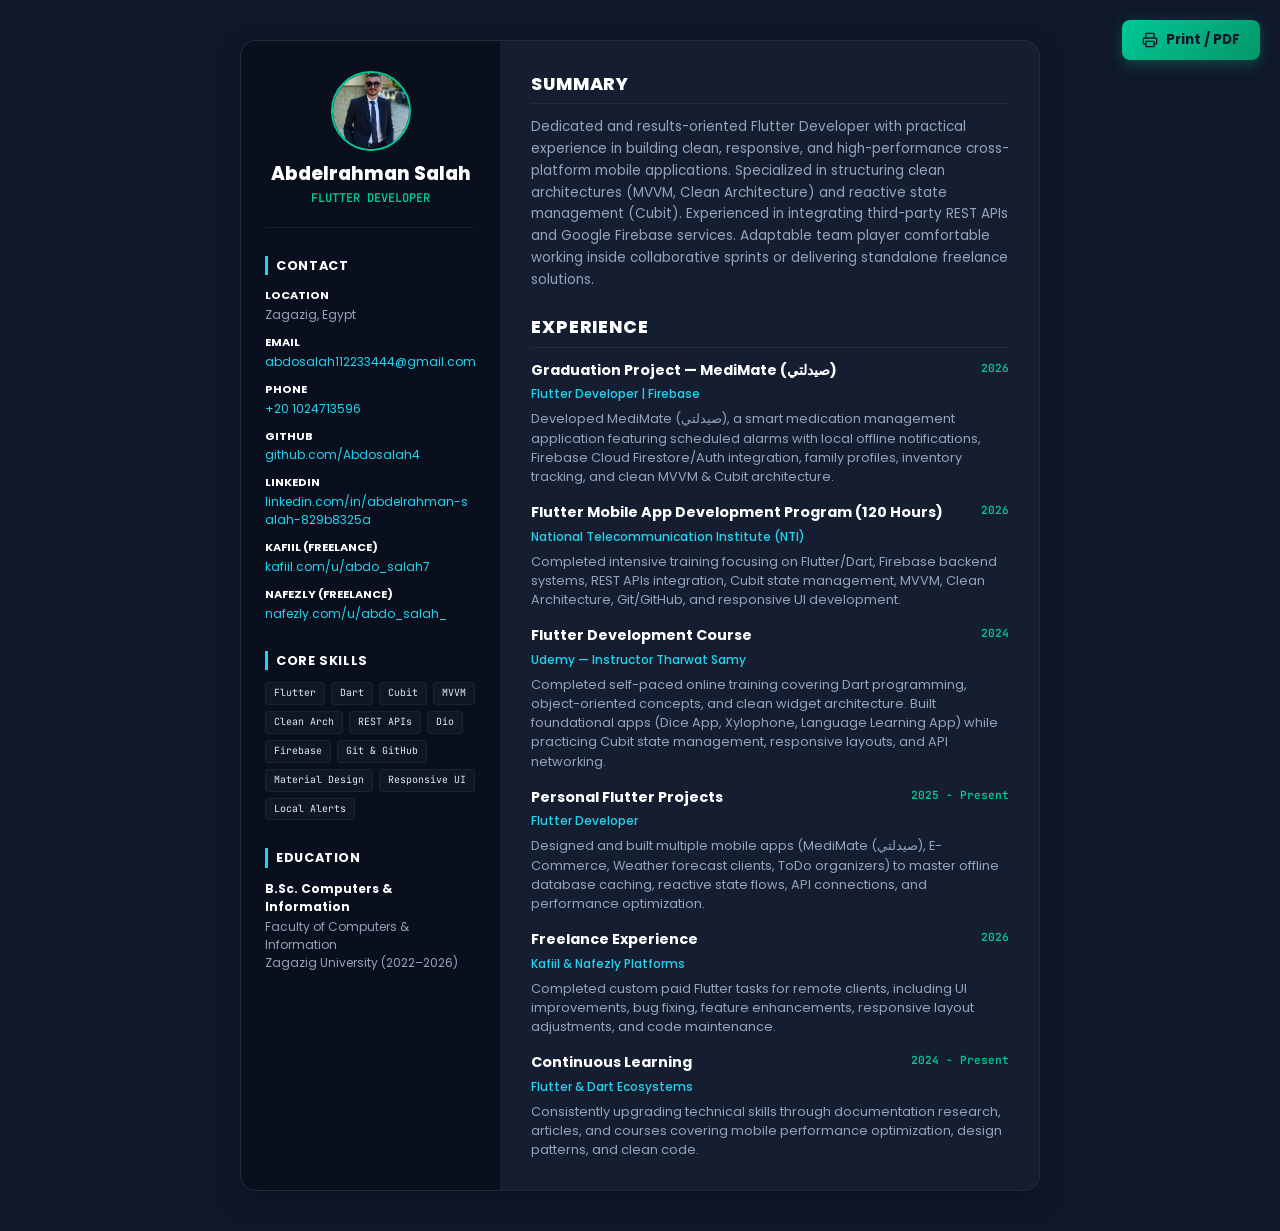
<file: resume.html>
<!DOCTYPE html>
<html lang="en">
<head>
  <meta charset="UTF-8">
  <meta name="viewport" content="width=device-width, initial-scale=1.0">
  <title>Abdelrahman Mohamed Salah | Resume</title>
  <link rel="preconnect" href="https://fonts.googleapis.com">
  <link rel="preconnect" href="https://fonts.gstatic.com" crossorigin>
  <link href="https://fonts.googleapis.com/css2?family=Poppins:wght@300;400;500;600;700;800&family=JetBrains+Mono:wght@400;500;700&display=swap" rel="stylesheet">
  <style>
    /* Reset & Page Setup */
    * {
      box-sizing: border-box;
      margin: 0;
      padding: 0;
    }
    
    body {
      font-family: 'Poppins', sans-serif;
      background-color: #0F172A;
      color: #F8FAFC;
      line-height: 1.5;
      padding: 40px;
      display: flex;
      justify-content: center;
      align-items: center;
      min-height: 100vh;
    }

    .resume-container {
      width: 100%;
      max-width: 800px;
      background: rgba(30, 41, 59, 0.45);
      border: 1px solid rgba(255, 255, 255, 0.05);
      border-radius: 16px;
      box-shadow: 0 10px 30px -10px rgba(0, 0, 0, 0.5);
      overflow: hidden;
      display: grid;
      grid-template-columns: 260px 1fr;
    }

    /* Print action floating button */
    .print-actions {
      position: fixed;
      top: 20px;
      right: 20px;
      z-index: 100;
    }

    .print-btn {
      background: linear-gradient(135deg, #00C896 0%, #059669 100%);
      color: #0F172A;
      font-weight: 700;
      border: none;
      padding: 10px 20px;
      border-radius: 8px;
      cursor: pointer;
      font-family: 'Poppins', sans-serif;
      box-shadow: 0 4px 15px rgba(0, 200, 150, 0.3);
      display: inline-flex;
      align-items: center;
      gap: 8px;
      font-size: 0.85rem;
      transition: all 0.2s ease;
    }

    .print-btn:hover {
      transform: translateY(-2px);
      box-shadow: 0 6px 20px rgba(0, 200, 150, 0.5);
    }

    /* Sidebar Column */
    .sidebar {
      background-color: #0A0F1D;
      border-right: 1px solid rgba(255, 255, 255, 0.05);
      padding: 30px 24px;
      display: flex;
      flex-direction: column;
      gap: 28px;
    }

    .profile-section {
      text-align: center;
      border-bottom: 1px solid rgba(255, 255, 255, 0.05);
      padding-bottom: 20px;
    }

    .avatar-img {
      width: 80px;
      height: 80px;
      border-radius: 50%;
      border: 2.5px solid #00C896;
      margin: 0 auto 12px auto;
      object-fit: cover;
      display: block;
    }

    .profile-name {
      font-size: 1.15rem;
      font-weight: 800;
      line-height: 1.2;
      color: #FFFFFF;
      margin-bottom: 4px;
    }

    .profile-title {
      font-size: 0.75rem;
      font-family: 'JetBrains Mono', monospace;
      color: #00C896;
      text-transform: uppercase;
      font-weight: 600;
    }

    .section-box-title {
      font-size: 0.8rem;
      font-weight: 700;
      color: #FFFFFF;
      text-transform: uppercase;
      letter-spacing: 0.05em;
      margin-bottom: 12px;
      border-left: 3px solid #22D3EE;
      padding-left: 8px;
    }

    .contact-list {
      display: flex;
      flex-direction: column;
      gap: 10px;
    }

    .contact-item {
      font-size: 0.75rem;
      color: #94A3B8;
      word-break: break-all;
    }

    .contact-item strong {
      color: #FFFFFF;
      display: block;
      margin-bottom: 2px;
      font-size: 0.7rem;
      text-transform: uppercase;
    }

    .contact-item a {
      color: #22D3EE;
      text-decoration: none;
    }

    .skills-list {
      display: flex;
      flex-wrap: wrap;
      gap: 6px;
    }

    .skill-tag {
      font-family: 'JetBrains Mono', monospace;
      font-size: 0.62rem;
      background: rgba(255, 255, 255, 0.03);
      border: 1px solid rgba(255, 255, 255, 0.05);
      color: #E2E8F0;
      padding: 3px 8px;
      border-radius: 4px;
    }

    .education-box {
      font-size: 0.75rem;
      color: #94A3B8;
    }

    .education-box strong {
      color: #FFFFFF;
      display: block;
      margin-bottom: 2px;
    }

    /* Main Area Column */
    .main-content {
      padding: 30px;
      display: flex;
      flex-direction: column;
      gap: 24px;
    }

    .main-section-title {
      font-size: 1.1rem;
      font-weight: 800;
      color: #FFFFFF;
      border-bottom: 1px solid rgba(255, 255, 255, 0.05);
      padding-bottom: 6px;
      margin-bottom: 12px;
      text-transform: uppercase;
      letter-spacing: 0.05em;
    }

    .summary-text {
      font-size: 0.85rem;
      color: #94A3B8;
      line-height: 1.6;
    }

    .experience-item, .project-item {
      margin-bottom: 16px;
    }

    .experience-item:last-child, .project-item:last-child {
      margin-bottom: 0;
    }

    .item-header {
      display: flex;
      justify-content: space-between;
      align-items: flex-start;
      margin-bottom: 4px;
    }

    .item-title {
      font-size: 0.9rem;
      font-weight: 700;
      color: #FFFFFF;
    }

    .item-date {
      font-family: 'JetBrains Mono', monospace;
      font-size: 0.7rem;
      color: #00C896;
      font-weight: 600;
    }

    .item-subtitle {
      font-size: 0.75rem;
      color: #22D3EE;
      margin-bottom: 6px;
      font-weight: 500;
    }

    .item-desc {
      font-size: 0.8rem;
      color: #94A3B8;
      line-height: 1.5;
    }

    .item-bullets {
      margin-top: 6px;
      padding-left: 14px;
    }

    .item-bullets li {
      font-size: 0.78rem;
      color: #94A3B8;
      list-style-type: circle;
      margin-bottom: 3px;
    }

    /* Mobile screen previews styling */
    @media screen and (max-width: 768px) {
      body {
        padding: 12px;
        min-height: auto;
      }

      .resume-container {
        grid-template-columns: 1fr;
        border-radius: 12px;
      }

      .sidebar {
        border-right: none;
        border-bottom: 1px solid rgba(255, 255, 255, 0.05);
        padding: 24px 20px;
      }

      .main-content {
        padding: 24px 20px;
      }

      .print-actions {
        position: fixed;
        bottom: 24px;
        right: 24px;
        top: auto;
        z-index: 1000;
      }
    }

    /* Print Specific Styles */
    @media print {
      body {
        background-color: #FFFFFF;
        color: #0F172A;
        padding: 0;
      }
      
      .print-actions {
        display: none;
      }

      .resume-container {
        border: none;
        box-shadow: none;
        border-radius: 0;
        background: #FFFFFF;
        width: 100%;
        max-width: 100%;
        grid-template-columns: 240px 1fr;
      }

      .sidebar {
        background-color: #F8FAFC;
        border-right: 1.5px solid #E2E8F0;
        padding: 20px 15px;
      }

      .avatar-img {
        border-color: #059669;
      }

      .profile-name {
        color: #0F172A;
      }

      .profile-title {
        color: #059669;
      }

      .section-box-title {
        color: #0F172A;
        border-left-color: #0284C7;
      }

      .contact-item {
        color: #475569;
      }

      .contact-item strong {
        color: #0F172A;
      }

      .contact-item a {
        color: #0284C7;
      }

      .skill-tag {
        background: #F1F5F9;
        border-color: #E2E8F0;
        color: #334155;
      }

      .education-box {
        color: #475569;
      }

      .education-box strong {
        color: #0F172A;
      }

      .main-content {
        padding: 20px 24px;
      }

      .main-section-title {
        color: #0F172A;
        border-bottom-color: #E2E8F0;
      }

      .summary-text {
        color: #475569;
      }

      .item-title {
        color: #0F172A;
      }

      .item-date {
        color: #059669;
      }

      .item-subtitle {
        color: #0284C7;
      }

      .item-desc {
        color: #475569;
      }

      .item-bullets li {
        color: #475569;
      }
    }
  </style>
</head>
<body>

  <!-- Floating Print Button -->
  <div class="print-actions">
    <button class="print-btn" onclick="window.print()">
      <svg xmlns="http://www.w3.org/2000/svg" width="16" height="16" viewBox="0 0 24 24" fill="none" stroke="currentColor" stroke-width="2" stroke-linecap="round" stroke-linejoin="round"><polyline points="6 9 6 2 18 2 18 9"/><path d="M6 18H4a2 2 0 0 1-2-2v-5a2 2 0 0 1 2-2h16a2 2 0 0 1 2 2v5a2 2 0 0 1-2 2h-2"/><rect x="6" y="14" width="12" height="8"/></svg>
      <span>Print / PDF</span>
    </button>
  </div>

  <div class="resume-container">
    <!-- Sidebar Column -->
    <aside class="sidebar">
      <div class="profile-section">
        <img src="assets/profile.jpg" alt="Abdelrahman Salah" class="avatar-img">
        <h1 class="profile-name">Abdelrahman Salah</h1>
        <div class="profile-title">Flutter Developer</div>
      </div>

      <!-- Contact Info -->
      <div class="contact-box">
        <h2 class="section-box-title">Contact</h2>
        <div class="contact-list">
          <div class="contact-item">
            <strong>Location</strong>
            Zagazig, Egypt
          </div>
          <div class="contact-item">
            <strong>Email</strong>
            <a href="mailto:abdosalah112233444@gmail.com">abdosalah112233444@gmail.com</a>
          </div>
          <div class="contact-item">
            <strong>Phone</strong>
            <a href="tel:+201024713596">+20 1024713596</a>
          </div>
          <div class="contact-item">
            <strong>GitHub</strong>
            <a href="https://github.com/Abdosalah4" target="_blank">github.com/Abdosalah4</a>
          </div>
          <div class="contact-item">
            <strong>LinkedIn</strong>
            <a href="https://www.linkedin.com/in/abdelrahman-salah-829b8325a" target="_blank">linkedin.com/in/abdelrahman-salah-829b8325a</a>
          </div>
          <div class="contact-item">
            <strong>Kafiil (Freelance)</strong>
            <a href="https://kafiil.com/u/abdo_salah7/services" target="_blank">kafiil.com/u/abdo_salah7</a>
          </div>
          <div class="contact-item">
            <strong>Nafezly (Freelance)</strong>
            <a href="https://nafezly.com/u/abdo_salah_" target="_blank">nafezly.com/u/abdo_salah_</a>
          </div>
        </div>
      </div>

      <!-- Core Skills -->
      <div class="skills-box">
        <h2 class="section-box-title">Core Skills</h2>
        <div class="skills-list">
          <span class="skill-tag">Flutter</span>
          <span class="skill-tag">Dart</span>
          <span class="skill-tag">Cubit</span>
          <span class="skill-tag">MVVM</span>
          <span class="skill-tag">Clean Arch</span>
          <span class="skill-tag">REST APIs</span>
          <span class="skill-tag">Dio</span>
          <span class="skill-tag">Firebase</span>
          <span class="skill-tag">Git &amp; GitHub</span>
          <span class="skill-tag">Material Design</span>
          <span class="skill-tag">Responsive UI</span>
          <span class="skill-tag">Local Alerts</span>
        </div>
      </div>

      <!-- Education Box -->
      <div class="education-box-container">
        <h2 class="section-box-title">Education</h2>
        <div class="education-box">
          <strong>B.Sc. Computers &amp; Information</strong>
          Faculty of Computers &amp; Information<br>
          Zagazig University (2022–2026)
        </div>
      </div>
    </aside>

    <!-- Main Content Column -->
    <main class="main-content">
      <!-- Profile Summary -->
      <section>
        <h2 class="main-section-title">Summary</h2>
        <p class="summary-text">
          Dedicated and results-oriented Flutter Developer with practical experience in building clean, responsive, and high-performance cross-platform mobile applications. Specialized in structuring clean architectures (MVVM, Clean Architecture) and reactive state management (Cubit). Experienced in integrating third-party REST APIs and Google Firebase services. Adaptable team player comfortable working inside collaborative sprints or delivering standalone freelance solutions.
        </p>
      </section>

      <!-- Development Experience -->
      <section>
        <h2 class="main-section-title">Experience</h2>

        <!-- Course -->
        <!-- Graduation Project - MediMate -->
        <div class="experience-item">
          <div class="item-header">
            <h3 class="item-title">Graduation Project — MediMate (صيدلتي)</h3>
            <span class="item-date">2026</span>
          </div>
          <div class="item-subtitle">Flutter Developer | Firebase</div>
          <p class="item-desc">Developed MediMate (صيدلتي), a smart medication management application featuring scheduled alarms with local offline notifications, Firebase Cloud Firestore/Auth integration, family profiles, inventory tracking, and clean MVVM &amp; Cubit architecture.</p>
        </div>

        <!-- NTI Program -->
        <div class="experience-item">
          <div class="item-header">
            <h3 class="item-title">Flutter Mobile App Development Program (120 Hours)</h3>
            <span class="item-date">2026</span>
          </div>
          <div class="item-subtitle">National Telecommunication Institute (NTI)</div>
          <p class="item-desc">Completed intensive training focusing on Flutter/Dart, Firebase backend systems, REST APIs integration, Cubit state management, MVVM, Clean Architecture, Git/GitHub, and responsive UI development.</p>
        </div>

        <!-- Udemy Course -->
        <div class="experience-item">
          <div class="item-header">
            <h3 class="item-title">Flutter Development Course</h3>
            <span class="item-date">2024</span>
          </div>
          <div class="item-subtitle">Udemy — Instructor Tharwat Samy</div>
          <p class="item-desc">Completed self-paced online training covering Dart programming, object-oriented concepts, and clean widget architecture. Built foundational apps (Dice App, Xylophone, Language Learning App) while practicing Cubit state management, responsive layouts, and API networking.</p>
        </div>

        <!-- Personal Flutter Projects -->
        <div class="experience-item">
          <div class="item-header">
            <h3 class="item-title">Personal Flutter Projects</h3>
            <span class="item-date">2025 - Present</span>
          </div>
          <div class="item-subtitle">Flutter Developer</div>
          <p class="item-desc">Designed and built multiple mobile apps (MediMate (صيدلتي), E-Commerce, Weather forecast clients, ToDo organizers) to master offline database caching, reactive state flows, API connections, and performance optimization.</p>
        </div>

        <!-- Freelance Experience -->
        <div class="experience-item">
          <div class="item-header">
            <h3 class="item-title">Freelance Experience</h3>
            <span class="item-date">2026</span>
          </div>
          <div class="item-subtitle">Kafiil &amp; Nafezly Platforms</div>
          <p class="item-desc">Completed custom paid Flutter tasks for remote clients, including UI improvements, bug fixing, feature enhancements, responsive layout adjustments, and code maintenance.</p>
        </div>

        <!-- Continuous Learning -->
        <div class="experience-item">
          <div class="item-header">
            <h3 class="item-title">Continuous Learning</h3>
            <span class="item-date">2024 - Present</span>
          </div>
          <div class="item-subtitle">Flutter &amp; Dart Ecosystems</div>
          <p class="item-desc">Consistently upgrading technical skills through documentation research, articles, and courses covering mobile performance optimization, design patterns, and clean code.</p>
        </div>
      </section>
    </main>
  </div>

</body>
</html>
</file>
